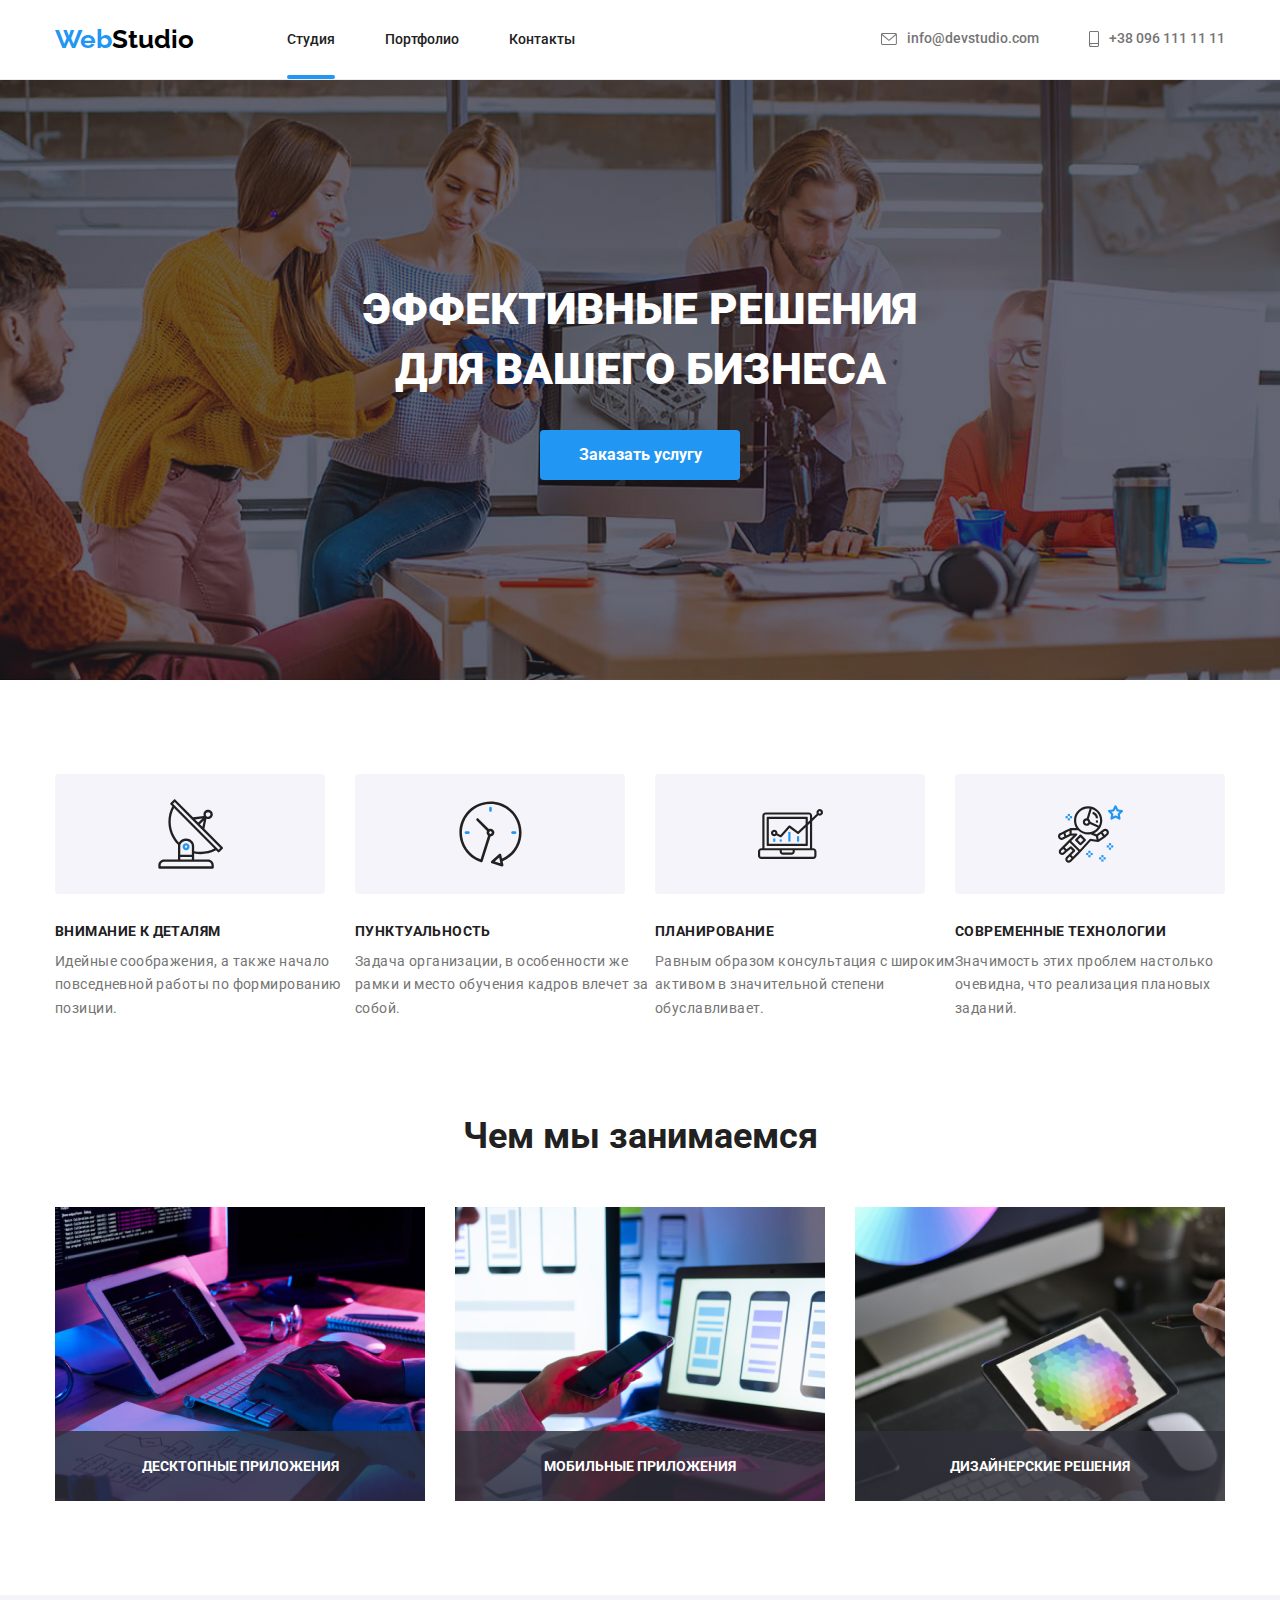
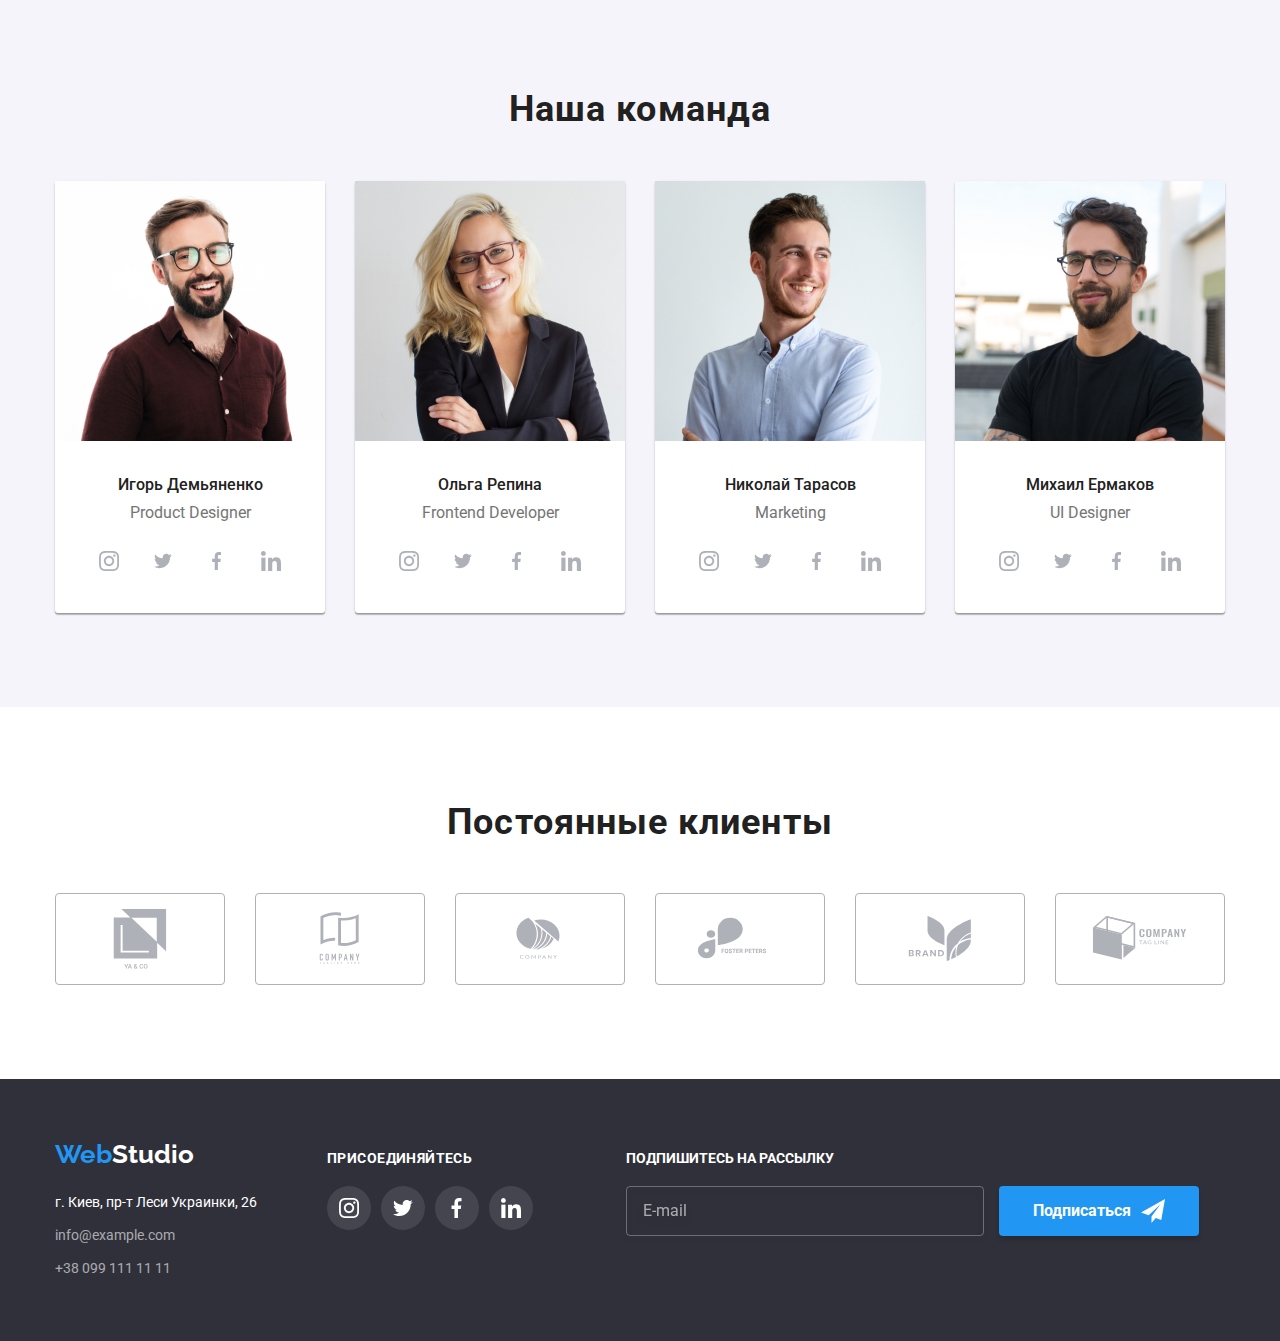
<file: index.html>
<!DOCTYPE html>
<html lang="en">
<head>
<meta charset="UTF-8">
<meta http-equiv="X-UA-Compatible" content="IE=edge">
<meta name="viewport" content="width=device-width, initial-scale=1.0">
<title>Document</title>
<link rel="preconnect" href="https://fonts.googleapis.com">
<link rel="preconnect" href="https://fonts.gstatic.com" crossorigin>
<link href="https://fonts.googleapis.com/css2?family=Raleway:wght@700&family=Roboto:wght@400;500;700;900&display=swap"
    rel="stylesheet">
<link rel="stylesheet" href="./css/modern-normalize.css">
<link rel="stylesheet" href="css/styles.css">
<link rel="stylesheet" href="./css/main.min.css">
</head>
<body>
    <header class="header">
        <div class="container">
        <nav class="header__nav">
        <a href="./index.html" class="header__logo">Web<span class="header__logo-black">Studio</span></a>
        <ul class="header-nav">
            <li class="header-nav__items"><a href="./index.html" class="header-nav__link current">Студия</a></li>
            <li class="header-nav__items"><a href="./portfolio.html" class="header-nav__link">Портфолио</a></li>
            <li class="header-nav__items"><a href="" class="header-nav__link">Контакты</a></li>
        </ul>
        <ul class="site-contacts">
            <li class="site-contacts__items">
                <a href="mailto:info@devstudio.com" class="site-contacts__link ">
                <svg class="site-contacts__icons" width="16px" height="12px">
                <use href="images/icons.svg#icon-envelope"></use>
                </svg>
                info@devstudio.com</a>
            </li>
            <li class="items">
                <a href="tel:+380961111111" class="site-contacts__link"">
                <svg class="site-contacts__icons" width="10px" height="16px">
                <use href="images/icons.svg#icon-smartphone"></use>
                </svg>
                +38 096 111 11 11</a>
            </li>
        </ul>
        </div>
    </header>
    <main>
    <section class="hero">
        <div class="container">
        <h1>Эффективные решения <br> для вашего бизнеса</h1>
        <button type="button" class="hero__buttons" data-modal-open>Заказать услугу</button>
    </div>
    </section> 
    <section class="section-advantage">
        <div class="container">
            <ul class="advantage">
                <li class="list">
                    <div class="advantage__logo-item">
                        <svg width="65px" height="70px">
                            <use href="./images/icons.svg#icon-group">
                            </use>
                        </svg>
                    </div>
                    <h3 class="advantage__meaning">Внимание к деталям</h3>
                    <p class="advantage__example">Идейные соображения, а также начало повседневной работы по формированию
                        позиции.</p>
                </li>
                <li class="list">
                    <div class="advantage__logo-item">
                        <svg width="65px" height="70px">
                            <use href="./images/icons.svg#icon-clock">
                            </use>
                        </svg>
                    </div>
                    <h3 class="advantage__meaning">Пунктуальность</h3>
                    <p class="advantage__example">Задача организации, в особенности же рамки и место обучения кадров влечет
                        за собой.</p>
                </li>
                <li class="list">
                    <div class="advantage__logo-item">
                        <svg width="65px" height="70px">
                            <use href="./images/icons.svg#icon-diagram">
                            </use>
                        </svg>
                    </div>
                    <h3 class="advantage__meaning">Планирование</h3>
                    <p class="advantage__example">Равным образом консультация с широким активом в значительной степени
                        обуславливает.</p>
                </li>
                <li class="list">
                    <div class="advantage__logo-item">
                        <svg width="65px" height="70px">
                            <use href="./images/icons.svg#icon-astronaut">
                            </use>
                        </svg>
                    </div>
                    <h3 class="advantage__meaning">Современные технологии</h3>
                    <p class="advantage__example">Значимость этих проблем настолько очевидна, что реализация плановых
                        заданий.</p>
                </li>
            </ul>
        </div>
    
    </section>
    <section class="section-line">
        <div class="container">
    <h2>Чем мы занимаемся</h2>
    <ul class="section-line__line">
    <li class="section-line__list">
        <img src="./images/computer.jpg" alt="работа на ПК" width="370">
    <p class="section-line__text">ДЕСКТОПНЫЕ ПРИЛОЖЕНИЯ</p>
    </li>
    <li class="section-line__list">
        <img src="./images/phone.jpg" alt="приложение для смартфона" width="370">
    <p class="section-line__text">МОБИЛЬНЫЕ ПРИЛОЖЕНИЯ</p>
    </li>
    <li class="section-line__list">
        <img src="./images/ipad.jpg" alt="выбор цвета на планшете" width="370">
    <p class="section-line__text">ДИЗАЙНЕРСКИЕ РЕШЕНИЯ</p>
    </li>
    </ul>
    </div>
    </section>
    <section class="section-employee">
        <div class="container">
        <h2>Наша команда</h2>
        <ul class="section-employee__line">
            <li class="section-employee__list">
                <img src="./images/igor.jpg" alt="фото Игоря" width="270">
                <div class="employee">
                <h3 class="section-employee__name">Игорь Демьяненко</h3>
                <p class="section-employee__department">Product Designer</p>
                <ul class="section-employe__logo-list">
                    <li class="section-employee__logo-item">
                        <a href="" class="section-employee__logo-link">
                            <svg class="section-employee__logo-icon" width="20px" height="20px">
                                <use href="images/icons.svg#icon-instagram"></use>
                            </svg>
                        </a>
                    </li>
                    <li class="section-employee__logo-item">
                        <a href="" class="section-employee__logo-link">
                            <svg class="section-employee__logo-icon" width="20px" height="16px">
                                <use href="images/icons.svg#icon-twitter"></use>
                            </svg>
                        </a>
                    </li>
                    <li class="section-employee__logo-item">
                        <a href="" class="section-employee__logo-link">
                            <svg class="section-employee__logo-icon" width="10px" height="20px">
                                <use href="images/icons.svg#icon-facebook"></use>
                            </svg>
                        </a>
                    </li>
                    <li class="section-employee__logo-item">
                        <a href="" class="section-employee__logo-link">
                            <svg class="section-employee__logo-icon" width="20px" height="20px">
                                <use href="images/icons.svg#icon-linkedin"></use>
                            </svg>
                        </a>
                    </li>
                </ul>
                </div>
            </li>
            <li class="section-employee__list"> 
                <img src="./images/olga.jpg" alt="фото Ольги" width="270">
                <div class="employee">
                <h3 class="section-employee__name">Ольга Репина</h3>
                <p class="section-employee__department">Frontend Developer</p>
                <ul class="section-employe__logo-list">
                    <li class="section-employee__logo-item">
                        <a href="" class="section-employee__logo-link">
                            <svg class="section-employee__logo-icon" width="20px" height="20px">
                                <use href="images/icons.svg#icon-instagram"></use>
                            </svg>
                        </a>
                    </li>
                    <li class="section-employee__logo-item">
                        <a href="" class="section-employee__logo-link">
                            <svg class="section-employee__logo-icon" width="20px" height="16px">
                                <use href="images/icons.svg#icon-twitter"></use>
                            </svg>
                        </a>
                    </li>
                    <li class="section-employee__logo-item">
                        <a href="" class="section-employee__logo-link">
                            <svg class="section-employee__logo-icon" width="10px" height="20px">
                                <use href="images/icons.svg#icon-facebook"></use>
                            </svg>
                        </a>
                    </li>
                    <li class="section-employee__logo-item">
                        <a href="" class="section-employee__logo-link">
                            <svg class="section-employee__logo-icon" width="20px" height="20px">
                                <use href="images/icons.svg#icon-linkedin"></use>
                            </svg>
                        </a>
                    </li>
                </ul>
            </div>
            </li>
            <li class="section-employee__list">
                <img src="./images/nikolay.jpg" alt="фото Николая" width="270">
                <div class="employee">
                <h3 class="section-employee__name">Николай Тарасов</h3>
                <p class="section-employee__department">Marketing</p>
                <ul class="section-employe__logo-list">
                    <li class="section-employee__logo-item">
                        <a href="" class="section-employee__logo-link">
                            <svg class="section-employee__logo-icon" width="20px" height="20px">
                                <use href="images/icons.svg#icon-instagram"></use>
                            </svg>
                        </a>
                    </li>
                    <li class="section-employee__logo-item">
                        <a href="" class="section-employee__logo-link">
                            <svg class="section-employee__logo-icon" width="20px" height="16px">
                                <use href="images/icons.svg#icon-twitter"></use>
                            </svg>
                        </a>
                    </li>
                    <li class="section-employee__logo-item">
                        <a href="" class="section-employee__logo-link">
                            <svg class="section-employee__logo-icon" width="10px" height="20px">
                                <use href="images/icons.svg#icon-facebook"></use>
                            </svg>
                        </a>
                    </li>
                    <li class="section-employee__logo-item">
                        <a href="" class="section-employee__logo-link">
                            <svg class="section-employee__logo-icon" width="20px" height="20px">
                                <use href="images/icons.svg#icon-linkedin"></use>
                            </svg>
                        </a>
                    </li>
                </ul>
            </div>
            </li>
            <li class="section-employee__list">
                <img src="./images/mihail.jpg" alt="фото Михаила" width="270">
                <div class="employee">
                <h3 class="section-employee__name">Михаил Ермаков</h3>
                <p class="section-employee__department">UI Designer</p>
                <ul class="section-employe__logo-list">
                    <li class="section-employee__logo-item">
                        <a href="" class="section-employee__logo-link">
                            <svg class="section-employee__logo-icon" width="20px" height="20px">
                                <use href="images/icons.svg#icon-instagram"></use>
                            </svg>
                        </a>
                    </li>
                    <li class="section-employee__logo-item">
                        <a href="" class="section-employee__logo-link">
                            <svg class="section-employee__logo-icon" width="20px" height="16px">
                                <use href="images/icons.svg#icon-twitter"></use>
                            </svg>
                        </a>
                    </li>
                    <li class="section-employee__logo-item">
                        <a href="" class="section-employee__logo-link">
                            <svg class="section-employee__logo-icon" width="10px" height="20px">
                                <use href="images/icons.svg#icon-facebook"></use>
                            </svg>
                        </a>
                    </li>
                    <li class="section-employee__logo-item">
                        <a href="" class="section-employee__logo-link">
                            <svg class="section-employee__logo-icon" width="20px" height="20px">
                                <use href="images/icons.svg#icon-linkedin"></use>
                            </svg>
                        </a>
                    </li>
                </ul>
            </div>
            </li>
        </ul>
        </div>
    </section>
    <section class="company"> 
        <div class="container">
            <h2 class="company__name">
                Постоянные клиенты
            </h2>
            <ul class="company__logo-list">
                <li class="company__logo-item">
                    <a href="" class="company__logo-link">
                        <svg class="company__logo-icon" width="106px" height="60px">
                            <use href="images/icons.svg#icon-union"></use>
                        </svg>
                    </a>
                </li>
                <li class="company__logo-item">
                    <a href="" class="company__logo-link">
                        <svg class="company__logo-icon" width="106px" height="60px">
                            <use href="images/icons.svg#icon-company"></use>
                        </svg>
                    </a>
                </li>
                <li class="company__logo-item">
                    <a href="" class="company__logo-link">
                        <svg class="company__logo-icon" width="106px" height="60px">
                            <use href="images/icons.svg#icon-orange"></use>
                        </svg>
                    </a>
                </li>
                <li class="company__logo-item">
                    <a href="" class="company__logo-link">
                        <svg class="company__logo-icon" width="106px" height="60px">
                            <use href="images/icons.svg#icon-foster"></use>
                        </svg>
                    </a>
                </li>
                <li class="company__logo-item">
                    <a href="" class="company__logo-link">
                        <svg class="company__logo-icon" width="106px" height="60px">
                            <use href="images/icons.svg#icon-brand"></use>
                        </svg>
                    </a> 
                </li>
                <li class="company__logo-item">
                    <a href="" class="company__logo-link">
                        <svg class="company__logo-icon" width="106px" height="60px">
                            <use href="images/icons.svg#icon-tag"></use>
                        </svg>
                    </a>
                </li>
            </ul>
        </div>     
    </section>
    </main>
    <footer class="footer-section">
        <div class="container">
            <ul class="footer-section__nav">
                <li>
                    <a href="./index.html" class="footer-section__logo">Web<span class="footer-section__logo-white">Studio</span></a>
                    <p>г. Киев, пр-т Леси Украинки, 26</p>
                    <ul>
                        <li class="footer-section__link"><a href="mailto:info@example.com" class="footer-section__text">info@example.com</a></li>
                        <li class="footer-section__link"><a href="tel:+380991111111" class="footer-section__text">+38 099 111 11 11</a></li>
                    </ul>
                </li>
                <li class="conecting-list">
                    <h3>ПРИСОЕДИНЯЙТЕСЬ</h3>
                    <ul class="footer-logo">
                        <li class="footer-logo__item">
                            <a href="" class="footer-logo__link">
                                <svg class="footer-logo__icon" width="20px" height="20px">
                                    <use href="images/icons.svg#icon-instagram"></use>
                                </svg>
                            </a>
                        </li>
                        <li class="footer-logo__item">
                            <a href="" class="footer-logo__link">
                                <svg class="footer-logo__icon" width="20px" height="20px">
                                    <use href="images/icons.svg#icon-twitter"></use>
                                </svg>
                            </a>
                        </li>
                        <li class="footer-logo__item">
                            <a href="" class="footer-logo__link">
                                <svg class="footer-logo__icon" width="20px" height="20px">
                                    <use href="images/icons.svg#icon-facebook"></use>
                                </svg>
                            </a>
                        </li>
                        <li class="footer-logo__item">
                            <a href="" class="footer-logo__link">
                                <svg class="footer-logo__icon" width="20px" height="20px">
                                    <use href="images/icons.svg#icon-linkedin"></use>
                                </svg>
                            </a>
                        </li>
                    </ul>
                </li>
                <li class="online-form">
                    <h3 class="online-form__text">ПОДПИШИТЕСЬ НА РАССЫЛКУ</h3>
                    <form action="#">
                        <input type="mail" name="online-mail" class="online-form__input" placeholder="E-mail">
                        <button type="submit" class="online-form__btn">Подписаться <svg class="online-form__logo" width="24px"
                                height="24px">
                                <use href="images/icons.svg#icon-icon-send"></use>
                            </svg></button>
                    </form>
                </li>
            </ul>
        </div>
    </footer>
<div class="backdrop is-hidden" data-modal>
    <div class="modal">
        <button type="modal-button" class="modal-close" data-modal-close>
            <svg class="modal-button-close" width="11px" height="11px">
                <use href="images/icons.svg#icon-close"></use>
            </svg> 
        </button>
        <p class="modal-title">Оставьте свои данные, мы вам перезвоним</p>
        <form action="#" class="modal-form">
            <div class="modal-for-field">
                <label for="user-name" class="modal-form-text">Имя</label>
                <div class="modal-input-wrap">
                    <input type="text" name="user-name" class="modal-input" required id="user-name" />
                    <svg class="input-icon" width="12" height="12">
                        <use href="./images/icons.svg#icon-person">
                        </use>
                    </svg>
                </div>
            </div>
            <div class="modal-for-field">
            <label for="user-tel" class="modal-form-text">Телефон</label>
            <div class="modal-input-wrap">
            <input 
                type="tel" 
                name="user-tel" 
                class="modal-input" 
                required
                id="user-tel"/>
                <svg class="input-icon" width="13" height="13">
                    <use href="./images/icons.svg#icon-phone">
                    </use>
                </svg>
                </div>
            </div>
            <div class="modal-for-field">   
            <label for="user-mail" class="modal-form-text">Почта</label>
                <div class="modal-input-wrap">
            <input 
                type="email" 
                name="user-mail" 
                class="modal-input" 
                id="user-mail"
                />
                <svg class="input-icon" width="15" height="12">
                    <use href="./images/icons.svg#icon-mail">
                    </use>
                </svg>
                </div>
            </div>
                <label for="user-text" class="modal-form-text">Комментарий</label>
                <textarea 
                name="user-text" 
                id="user-text"
                class="modal-text"
                placeholder="Введите текст"
                ></textarea>
            <fieldset class="sub-box">
                <input type="checkbox"name="policy" id="modal-check" class="modal-check visually-hidden"> 
                <label for="modal-check" class="modal-check-text">
                    <span>
                        <svg class="icon-check" width="14" height="11">
                            <use href="images/icons.svg#icon-vector"></use>
                        </svg>
                    </span>Соглашаюсь с рассылкой и принимаю <a href="" class="checkbox-link">Условия договора</a></label>
            </fieldset>
            <button type="submit" class="modal-submit-button">Отправить</button>
            
        </form>
    </div>
</div>   
<script src="./js/modal.js"></script>
</body>
</html>
</file>
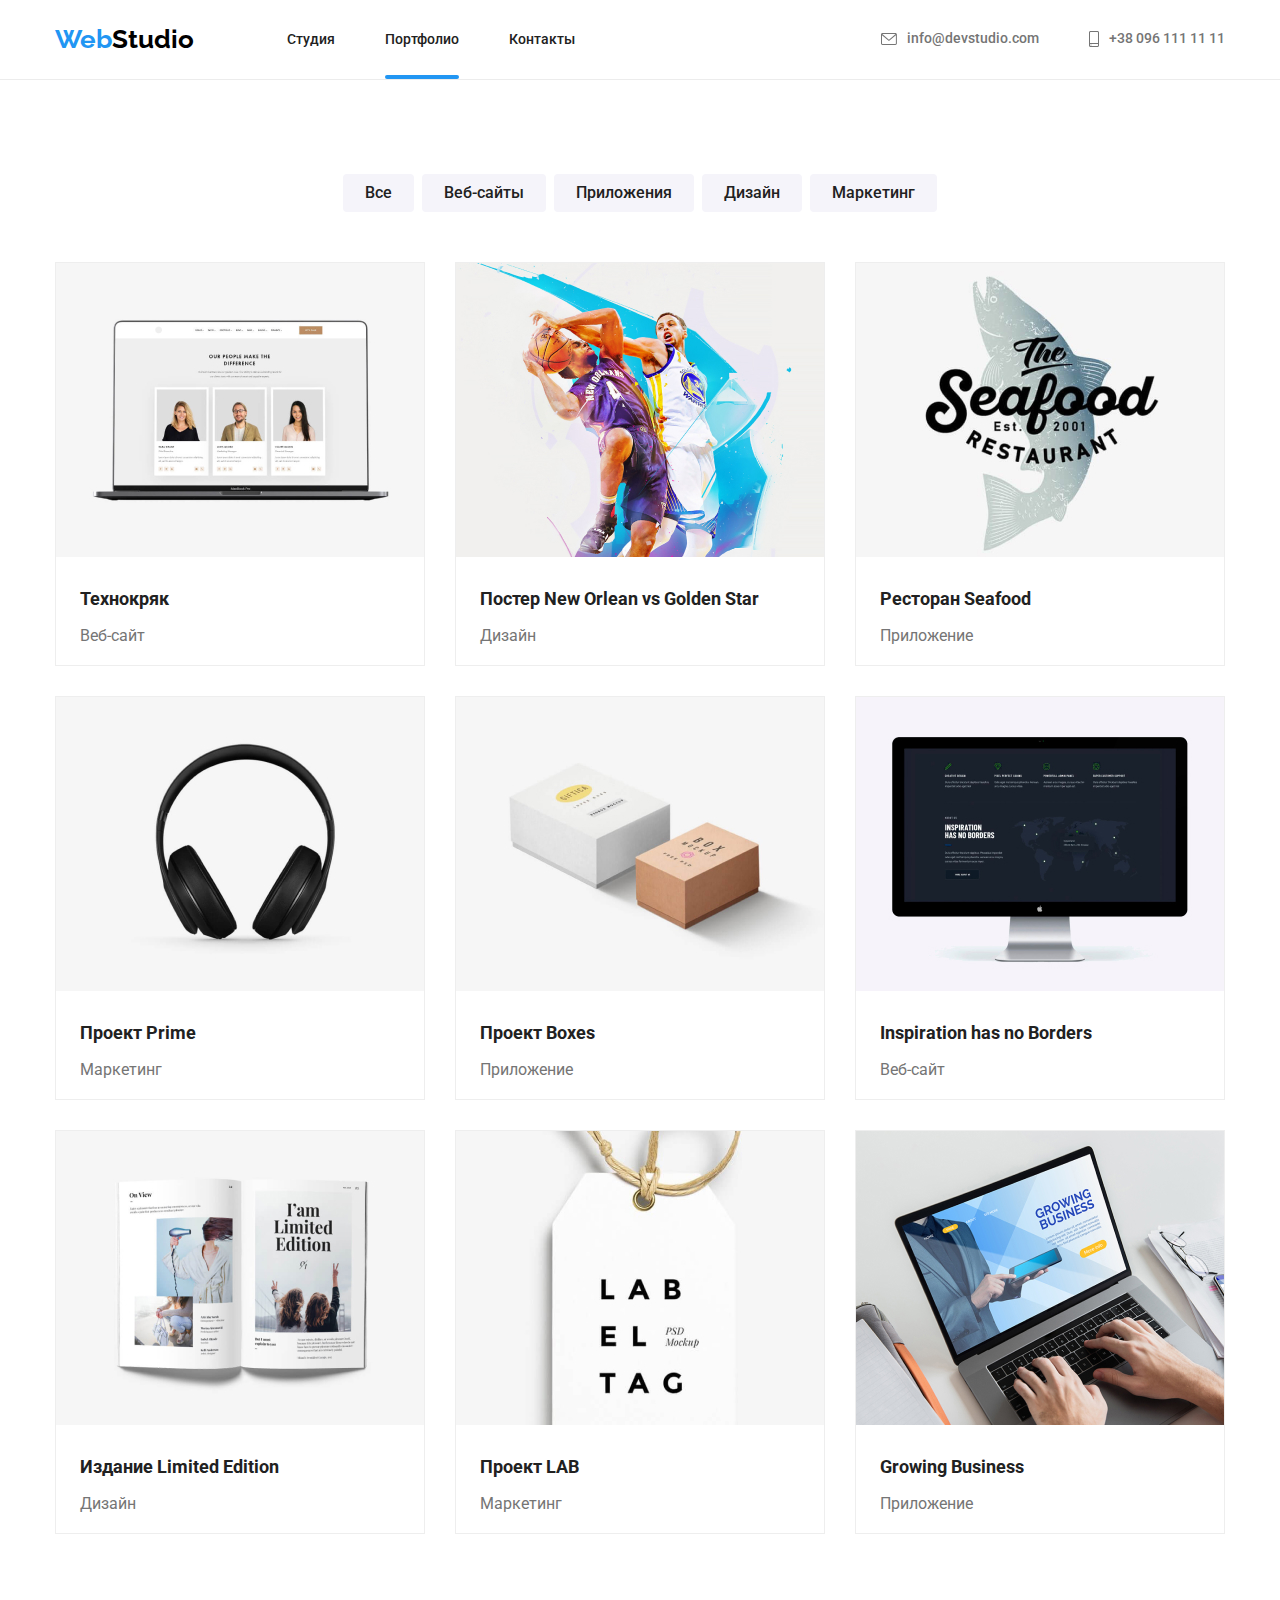
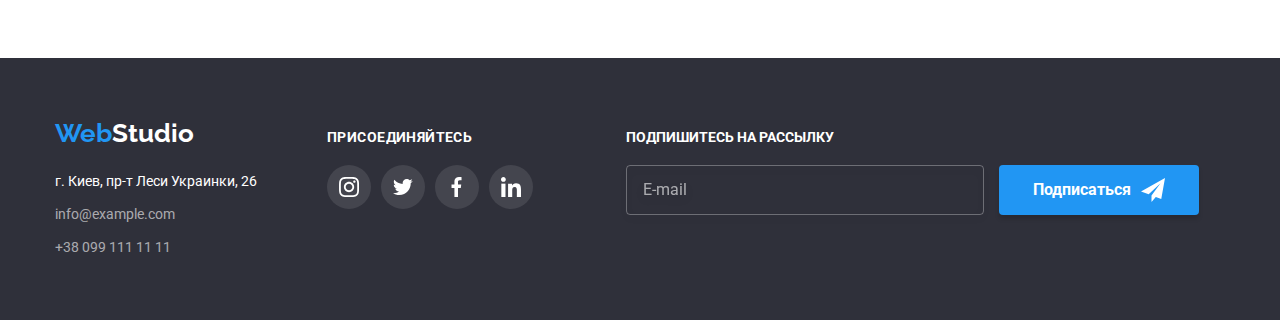
<file: portfolio.html>
<!DOCTYPE html>
<html lang="en">
<head>
<meta charset="UTF-8">
<meta http-equiv="X-UA-Compatible" content="IE=edge">
<meta name="viewport" content="width=device-width, initial-scale=1.0">
<title>Document</title>
<link rel="preconnect" href="https://fonts.googleapis.com">
<link rel="preconnect" href="https://fonts.gstatic.com" crossorigin>
<link href="https://fonts.googleapis.com/css2?family=Raleway:wght@700&family=Roboto:wght@400;500;700;900&display=swap"
    rel="stylesheet">
<link rel="stylesheet" href="./css/modern-normalize.css">
<link rel="stylesheet" href="css/styles.css">
<link rel="stylesheet" href="./css/main.min.css">
</head>
<body>
    <header class="header">
        <div class="container">
            <nav class="header__nav">
                <a href="./index.html" class="header__logo">Web<span class="header__logo-black">Studio</span></a>
                <ul class="header-nav">
                    <li class="header-nav__items"><a href="./index.html" class="header-nav__link">Студия</a></li>
                    <li class="header-nav__items"><a href="./portfolio.html" class="header-nav__link current">Портфолио</a></li>
                    <li class="header-nav__items"><a href="" class="header-nav__link">Контакты</a></li>
                </ul>
                <ul class="site-contacts">
                    <li class="site-contacts__items">
                        <a href="mailto:info@devstudio.com" class="site-contacts__link ">
                            <svg class="site-contacts__icons" width="16px" height="12px">
                                <use href="images/icons.svg#icon-envelope"></use>
                            </svg>
                            info@devstudio.com</a>
                    </li>
                    <li class="items">
                        <a href="tel:+380961111111" class="site-contacts__link"">
                    <svg class=" site-contacts__icons" width="10px" height="16px">
                            <use href="images/icons.svg#icon-smartphone"></use>
                            </svg>
                            +38 096 111 11 11
                        </a>
                    </li>
                </ul>
        </div>
    </header>
    <main>
    <section class="section-portfolio"> 
        <div class="container">   
        <h1 class="dell">Портфолио</h1>
        <ul class="buttons-line">
            <li class="buttons-line__list"><button type="button" class="buttons-line__buttons">Все</button></li>
            <li class="buttons-line__list"><button type="button" class="buttons-line__buttons">Веб-сайты</button></li>
            <li class="buttons-line__list"><button type="button" class="buttons-line__buttons">Приложения</button></li>
            <li class="buttons-line__list"><button type="button" class="buttons-line__buttons">Дизайн</button></li>
            <li class="buttons-line__list"><button type="button" class="buttons-line__buttons">Маркетинг</button></li>
        </ul>
        <ul class="content-line">
            <li class="content-line__list">
                <div class="content-line__text-wrap"><img src="images/tehnokryak.jpg" alt="ноутбук-с-портфолио" width="370">
                    <p class="content-line__text">Технокряк это современная площадка распространения коронавируса. Компании используют эту платформу для цифрового
                    шпионажа и атак на защищённые сервера конкурентов.
                </p>
                </div>
                <div class="portfolio-list">
                    <h3>Технокряк</h3>
                <p>Веб-сайт</p>
                </div>
            </li>
            <li class="content-line__list">
                <div class="content-line__text-wrap"> 
                <img src="images/poster.jpg" alt="баскетболисты" width="370">
                <p class="content-line__text">Технокряк это современная площадка распространения коронавируса. Компании используют эту платформу для цифрового
                шпионажа и атак на защищённые сервера конкурентов.
                </p>
                </div>
                <div class="portfolio-list">
                <h3>Постер New Orlean vs Golden Star</h3>
                <p>Дизайн</p>
                </div>
            </li>
            <li class="content-line__list">
                <div class="content-line__text-wrap">
                <img src="images/seafood.jpg" alt="название-ресторана" width="370">
                <p class="content-line__text">Технокряк это современная площадка распространения коронавируса. Компании используют эту платформу для цифрового
                шпионажа и атак на защищённые сервера конкурентов.
                </p>
                </div>
                <div class="portfolio-list">
                <h3>Ресторан Seafood</h3>
                <p>Приложение</p>
                </div>
            </li>
            <li class="content-line__list">
                    <div class="content-line__text-wrap">
                <img src="images/prime.jpg" alt="наушники" width="370">
                <p class="content-line__text">Технокряк это современная площадка распространения коронавируса. Компании используют эту платформу для цифрового
                шпионажа и атак на защищённые сервера конкурентов.
                </p>
                </div>
                <div class="portfolio-list">
                <h3>Проект Prime</h3>
                <p>Маркетинг</p>
                </div>
            </li>
            <li class="content-line__list">
                <div class="content-line__text-wrap">
                <img src="images/boxes.jpg" alt="коробки" width="370">
                <p class="content-line__text">Технокряк это современная площадка распространения коронавируса. Компании используют эту платформу для цифрового
                шпионажа и атак на защищённые сервера конкурентов.
                </p>
                </div>
                <div class="portfolio-list">
                <h3>Проект Boxes</h3>
                <p>Приложение</p>
                </div>
            </li>
            <li class="content-line__list">
                <div class="content-line__text-wrap">  
                <img src="images/inspirations.jpg" alt="аймак" width="370" height="294">
                <p class="content-line__text">Технокряк это современная площадка распространения коронавируса. Компании используют эту платформу для цифрового
                шпионажа и атак на защищённые сервера конкурентов.
                </p>
                </div>
                <div class="portfolio-list">
                <h3>Inspiration has no Borders</h3>
                <p>Веб-сайт</p>
                </div>
            </li>
            <li class="content-line__list">
                <div class="content-line__text-wrap">
                 <img src="images/limitededition.jpg" alt="книга" width="370">
                 <p class="content-line__text">Технокряк это современная площадка распространения коронавируса. Компании используют эту платформу для цифрового
                шпионажа и атак на защищённые сервера конкурентов.
                </p>
                </div>
                <div class="portfolio-list">
                <h3>Издание Limited Edition</h3>
                <p>Дизайн</p>
                </div>
            </li>
            <li class="content-line__list">
                <div class="content-line__text-wrap">
                <img src="images/lab.jpg" alt="бирка" width="370">
                <p class="content-line__text">Технокряк это современная площадка распространения коронавируса. Компании используют эту платформу для цифрового
                шпионажа и атак на защищённые сервера конкурентов.
                </p>
                </div>
                <div class="portfolio-list">
                <h3>Проект LAB</h3>
                <p>Маркетинг</p>
                </div>
            </li>
            <li class="content-line__list">
                <div class="content-line__text-wrap">
                <img src="images/growingbusines.jpg" alt="приложение-для-бизнеса" width="370">
                <p class="content-line__text">Технокряк это современная площадка распространения коронавируса. Компании используют эту платформу для цифрового
                шпионажа и атак на защищённые сервера конкурентов.
                </p>
            </div>
                   <div class="portfolio-list">
                <h3>Growing Business</h3>
                <p>Приложение</p>
                </div>
               
            </li>
        </ul>
        </div>
    </section>
    </main>
        <footer class="footer-section">
            <div class="container">
                <ul class="footer-section__nav">
                    <li>
                        <a href="./index.html" class="footer-section__logo">Web<span class="footer-section__logo-white">Studio</span></a>
                        <p>г. Киев, пр-т Леси Украинки, 26</p>
                        <ul>
                            <li class="footer-section__link"><a href="mailto:info@example.com"
                                    class="footer-section__text">info@example.com</a></li>
                            <li class="footer-section__link"><a href="tel:+380991111111" class="footer-section__text">+38 099
                                    111 11 11</a></li>
                        </ul>
                    </li>
                    <li class="conecting-list">
                        <h3>ПРИСОЕДИНЯЙТЕСЬ</h3>
                        <ul class="footer-logo">
                            <li class="footer-logo__item">
                                <a href="" class="footer-logo__link">
                                    <svg class="footer-logo__icon" width="20px" height="20px">
                                        <use href="images/icons.svg#icon-instagram"></use>
                                    </svg>
                                </a>
                            </li>
                            <li class="footer-logo__item">
                                <a href="" class="footer-logo__link">
                                    <svg class="footer-logo__icon" width="20px" height="20px">
                                        <use href="images/icons.svg#icon-twitter"></use>
                                    </svg>
                                </a>
                            </li>
                            <li class="footer-logo__item">
                                <a href="" class="footer-logo__link">
                                    <svg class="footer-logo__icon" width="20px" height="20px">
                                        <use href="images/icons.svg#icon-facebook"></use>
                                    </svg>
                                </a>
                            </li>
                            <li class="footer-logo__item">
                                <a href="" class="footer-logo__link">
                                    <svg class="footer-logo__icon" width="20px" height="20px">
                                        <use href="images/icons.svg#icon-linkedin"></use>
                                    </svg>
                                </a>
                            </li>
                        </ul>
                    </li>
                    <li class="online-form">
                        <h3 class="online-form__text">ПОДПИШИТЕСЬ НА РАССЫЛКУ</h3>
                        <form action="#">
                            <input type="mail" name="online-mail" class="online-form__input" placeholder="E-mail">
                            <button type="submit" class="online-form__btn">Подписаться <svg class="online-form__logo"
                                    width="24px" height="24px">
                                    <use href="images/icons.svg#icon-icon-send"></use>
                                </svg></button>
                        </form>
                    </li>
                </ul>
            </div>
        </footer>
</body>
</html>
</file>
<file: css/styles.css>
/* основной цвет текста #757575 */
/* вторичный цвет текста #212121 */
/* текст с прозрачностью rgba(255, 255, 255, 0.6)*/
/* белый #FFFFFF */
/* акцент #2196F3 */

/* logo */

/*footer-section */

/* hero */
/* .hero {
  background-color: #2f303a;
  background-image: linear-gradient(
      rgba(47, 48, 58, 0.4),
      rgba(47, 48, 58, 0.4)
    ),
    url(../images/hero.jpg);
  background-repeat: no-repeat;
  background-position: center;
  text-align: center;
  padding-top: 200px;
  padding-bottom: 200px;
  max-width: 1600px;
  margin: 0 auto;
}

.hero h1 {
  font-weight: 900;
  font-size: 44px;
  line-height: 1.36;
  color: var(--white-collor);
  text-transform: uppercase;
  margin-bottom: 30px;
}
.hero .buttons {
  font-family: roboto, sans-serif;
  font-weight: bold;
  font-size: 16px;
  line-height: 1.87;
  width: 200px;
  height: 50px;
  border-radius: 4px;
  border: none;
  color: var(--white-collor);
  background: #2196f3;
} */
/* section-line */


/* section-line */
}

/* portfolio buttons  */
/* .section-portfolio {
  padding-top: 94px;
  padding-bottom: 94px;
} */






.dell {
  display: none;
  font-size: 0;
}
</file>
<file: css/main.min.css>
.is-hidden{visibility:hidden;opacity:0;pointer-events:none}.visually-hidden{visibility:hidden}.dell{display:none;font-size:0}:root{--primary-text-collor: #757575;--title-text-collor: #212121;--accent-collor: #2196f3;--white-collor: #ffffff}.container{width:1200px;padding-right:15px;padding-left:15px;margin:0 auto}body{background-color:var(--white-collor);color:var(--primary-text-collor);font-family:roboto, sans-serif}.content-line{display:flex;flex-wrap:wrap}h1,h2,h3,h4,h5,h6,p{margin:0}ul{margin:0;padding:0}li{list-style-type:none}a{text-decoration:none}.header{padding-top:24px;padding-bottom:24px;border-bottom:1px solid #ececec}.header__nav{display:flex;align-items:center}.header__logo{font-family:raleway;font-weight:bold;font-size:26px;line-height:1.19;color:#2196f3}.header__logo .header__logo-black{color:#000000}.header-nav{margin-left:93px;display:flex;align-items:center}.header-nav a{color:var(--title-text-collor);font-weight:500;font-size:14px;line-height:1.14}.header-nav .header-nav__link{color:var(--title-text-collor);position:relative;transition:color 250ms linear}.header-nav .header-nav__link:hover,.header-nav .header-nav__link:focus{color:#2196f3}.header-nav .header-nav__items{margin-right:50px}.header-nav .header-nav__items:last-child{margin-right:0}.current::after{content:'';width:100%;height:4px;background-color:#2196f3;border-radius:4px;position:absolute;bottom:-32px;left:0}.site-contacts{display:flex;margin-left:auto}.site-contacts .site-contacts__items{margin-right:50px}.site-contacts .site-contacts__items:last-child{margin-right:0}.site-contacts__link{color:var(--primary-text-collor);font-weight:500;font-size:14px;line-height:1.14;display:flex;justify-content:center;align-items:center;transition:color 250ms linear}.site-contacts__link:focus,.site-contacts__link:hover{color:#2196f3}.site-contacts__link:focus .site-contacts__icons,.site-contacts__link:hover .site-contacts__icons{fill:#2196f3}.site-contacts__icons{margin-right:10px;fill:var(--primary-text-collor)}.footer-section{font-size:14px;line-height:1.71;color:var(--white-collor);background-color:#2f303a;padding-top:60px;padding-bottom:60px}.footer-section p{margin-top:20px}.footer-section .footer-section__link{margin-top:9px;transition:color 250ms linear, background-color 250ms linear}.footer-section .footer-section__text{color:rgba(255,255,255,0.6)}.footer-section .footer-section__text:hover,.footer-section .footer-section__text:focus{color:#2196f3}.footer-section__logo{font-family:raleway;font-weight:bold;font-size:26px;line-height:1.19;color:#2196f3}.footer-section__logo .footer-section__logo-white{color:#ffffff}.footer-logo{display:flex;justify-content:center}.footer-logo__item{display:flex;align-items:center;justify-content:center;width:44px;height:44px}.footer-logo__item:not(:last-child){margin-right:10px}.footer-logo__link{width:100%;height:100%;border-radius:50%;display:flex;align-items:center;justify-content:center;background-color:rgba(255,255,255,0.1);transition:background-color 250ms linear, fill 250ms linear}.footer-logo__link:hover,.footer-logo__link:focus{background-color:#2196f3}.footer-logo__link:hover .footer-logo__icon,.footer-logo__link:focus .footer-logo__icon{fill:#fff;background-color:#2196f3}.footer-logo__icon{fill:#fff;transition:background-color 2500ms linear}.footer-section__nav{display:flex;align-items:baseline}.conecting-list{margin-left:70px}.conecting-list h3{font-family:Roboto;font-size:14px;font-style:normal;font-weight:700;line-height:16px;letter-spacing:0.03em;text-align:left;margin-bottom:20px}.online-form__input{width:358px;height:50px;padding-left:16px;background-color:transparent;border:1px solid rgba(255,255,255,0.3);box-sizing:border-box;filter:drop-shadow(0px 4px 4px rgba(0,0,0,0.15));border-radius:4px;color:rgba(255,255,255,0.6)}.online-form__input::placeholder{color:rgba(255,255,255,0.6);font-size:16px;line-height:20px}.online-form__text{margin-bottom:20px;font-size:14px;line-height:16px}.online-form{margin-left:93px}.online-form__btn{background:#2196f3;box-shadow:0px 4px 4px rgba(0,0,0,0.15);border-radius:4px;width:200px;height:50px;margin-left:12px;border:none;font-size:16px;line-height:30px;color:#fff;font-weight:bold;display:inline-flex;justify-content:center;align-items:center}.online-form__logo{margin-left:10px}.hero{background-color:#2f303a;background-image:linear-gradient(rgba(47,48,58,0.4), rgba(47,48,58,0.4)),url(../images/hero.jpg);background-repeat:no-repeat;background-position:center;text-align:center;padding-top:200px;padding-bottom:200px;max-width:1600px;margin:0 auto}h1{font-weight:900;font-size:44px;line-height:1.36;color:var(--white-collor);text-transform:uppercase;margin-bottom:30px}.hero__buttons{font-family:roboto, sans-serif;font-weight:bold;font-size:16px;line-height:1.87;width:200px;height:50px;border-radius:4px;border:none;color:var(--white-collor);background:#2196f3}.section-advantage{padding-top:94px;padding-bottom:94px}.advantage{display:flex}.advantage .advantage__list{width:270px}.advantage .advantage__list:not(:last-child){margin-right:30px}.advantage .advantage__meaning{font-weight:bold;font-size:14px;line-height:1.14;letter-spacing:0.03em;text-transform:uppercase;color:var(--title-text-collor);margin-bottom:10px}.advantage .advantage__example{font-size:14px;line-height:1.71;letter-spacing:0.03em}.advantage__logo-lits{display:flex}.advantage__logo-item{display:flex;align-items:center;justify-content:center;width:270px;height:120px;background-color:#f5f4fa;margin-bottom:30px;border-radius:4px}.advantage__logo-item:not(:last-child){margin-right:30px}.section-line__line{display:flex}.section-line__line .list:not(:last-child){margin-right:30px}.section-line{padding-bottom:94px}.section-line .section-line__line{justify-content:center}.section-line h2{text-align:center;color:#212121;margin-bottom:50px;font-size:36px;line-height:42px}.section-line .section-line__list{position:relative;display:flex}.section-line .section-line__list:not(:last-child){margin-right:30px}.section-line__text{width:370px;height:70px;padding-top:27px;color:#ffffff;left:0;bottom:0;position:absolute;font-family:Roboto;font-size:14px;font-style:normal;font-weight:700;line-height:1.17;text-align:center;background-color:rgba(47,48,58,0.8)}.section-employee{background-color:#f5f4fa;padding-top:94px;padding-bottom:94px}.section-employee h2{font-size:36px;line-height:1.16;text-align:center;letter-spacing:0.03em;color:var(--title-text-collor);margin-bottom:50px}.section-employee .section-employee__line{display:flex;box-sizing:border-box}.section-employee .section-employee__name{font-weight:500;font-size:16px;line-height:1.18;margin-bottom:10px;color:var(--title-text-collor)}.section-employee .section-employee__department{font-size:16px;line-height:1.18;margin-bottom:16px}.section-employee .section-employee__list{text-align:center;background-color:#ffffff;border-radius:3px;offset:0px, 1px;margin-right:30px;box-shadow:0px 2px 1px 0px rgba(0,0,0,0.2),0px 1px 1px 0px rgba(0,0,0,0.14),0px 1px 3px 0px rgba(0,0,0,0.12)}.employee{padding-top:30px;padding-bottom:30px}.section-employe__logo-list{display:flex;justify-content:center}.section-employee__logo-item{display:flex;align-items:center;justify-content:center;width:44px;height:44px}.section-employee__logo-item:not(:last-child){margin-right:10px}.section-employee__logo-link{width:100%;height:100%;border-radius:50%;display:flex;align-items:center;justify-content:center;transition:background-color 250ms linear, fill 250ms linear}.section-employee__logo-link:hover,.section-employee__logo-link:focus{background-color:#2196f3}.section-employee__logo-link:hover .section-employee__logo-icon,.section-employee__logo-link:focus .section-employee__logo-icon{fill:#ffffff}.section-employee__logo-icon{fill:#afb1b8}.company__name{margin-bottom:50px;font-family:Roboto;font-size:36px;font-style:normal;font-weight:700;line-height:42px;letter-spacing:0.03em;text-align:center;color:#212121}.company{padding-top:94px;padding-bottom:94px}.company__logo-list{display:flex}.company__logo-link{display:flex;align-items:center;justify-content:center;width:170px;height:92px;background-color:#ffffff;margin-bottom:30px;border-radius:4px;border:1px;border-color:#afb1b8;border:1px solid #afb1b8;box-sizing:border-box;border-radius:4px;margin-bottom:0}.company__logo-link:hover,.company__logo-link:focus{border-color:#2196f3}.company__logo-link:hover .company__logo-icon,.company__logo-link:focus .company__logo-icon{fill:#2196f3}.company__logo-item{display:flex;align-items:center;justify-content:center}.company__logo-item:not(:last-child){margin-right:30px}.company__logo-icon{fill:#afb1b8;transition:background-color 250ms linear, fill 250ms linear}.buttons-line{display:flex;justify-content:center;margin-bottom:50px}.buttons-line :not(:last-child){margin-right:8px}.section-portfolio{padding-top:94px;padding-bottom:94px}.section-portfolio .buttons-line__buttons{font-family:roboto, sans-serif;background-color:#f5f4fa;border-radius:4px;color:var(--title-text-collor);font-weight:500;font-size:16px;line-height:1.63;padding:6px 22px;border:none;transition:background-color 250ms linear, color 250ms linear}.section-portfolio .buttons-line__buttons:hover,.section-portfolio .buttons-line__buttons:focus{background-color:#2196f3;color:var(--white-collor)}.buttons-line{display:flex;justify-content:center;margin-bottom:50px}.buttons-line :not(:last-child){margin-right:8px}.section-portfolio{padding-top:94px;padding-bottom:94px}.section-portfolio .buttons-line__buttons{font-family:roboto, sans-serif;background-color:#f5f4fa;border-radius:4px;color:var(--title-text-collor);font-weight:500;font-size:16px;line-height:1.63;padding:6px 22px;border:none;transition:background-color 250ms linear, color 250ms linear}.section-portfolio .buttons-line__buttons:hover,.section-portfolio .buttons-line__buttons:focus{background-color:#2196f3;color:var(--white-collor)}.portfolio-list{padding-top:20px;padding-bottom:20px;padding-right:24px;padding-left:24px}.content-line .content-line__list{width:370px;max-height:404px;margin-right:30px;margin-top:0;margin-bottom:30px;border:1px solid #eee;offset:0px, 1px;transition:background-color 250ms linear, color 250ms linear, box-shadow 250ms linear;position:relative}.content-line .content-line__list:focus,.content-line .content-line__list:hover{box-shadow:1px 4px 6px 0px rgba(0,0,0,0.16),0px 4px 4px 0px rgba(0,0,0,0.06),0px 1px 1px 0px rgba(0,0,0,0.12)}.content-line .content-line__list:nth-child(3n+3){margin-right:0}.content-line .content-line__list:nth-child(7n+1){margin-bottom:0}.section-portfolio h3{font-size:18px;line-height:2;color:var(--title-text-collor);margin-bottom:4px}.section-portfolio p{font-size:16px;line-height:1.87}.content-line .content-line__list:hover .content-line__text{transform:translateY(0)}.content-line__text-wrap{position:relative;overflow:hidden}.content-line__text{position:absolute;left:0;top:0;font-size:18px;line-height:1.5;padding:63px 24px;color:#ffffff;background-color:rgba(33,150,243,0.9);height:100%;transform:translateY(100%);transition:transform 250ms}.backdrop{width:100vw;height:100vh;background:rgba(0,0,0,0.2);position:fixed;top:0;left:0;transition:opacity 300ms, visibility 300ms}.backdrop.is-hidden .modal{transform:scale(1.5) rotateY(270deg) translate(100px, 100px);transition:transform 600ms}.modal{width:528px;min-height:581px;background-color:#ffffff;border-radius:4px;position:absolute;top:50%;left:50%;transition:transform 500ms;transform:scale(1) rotate(0) translate(-50%, -50%);padding:40px}.modal-close{position:absolute;top:8px;right:8px;width:30px;height:30px;background-color:transparent;border-radius:50%;border:1px solid rgba(0,0,0,0.1);display:flex;align-items:center;justify-content:center}.sub-box{font-size:14px;line-height:24px;border:none;margin-bottom:30px;padding:0;align-items:center;display:flex}.modal-title{font-size:20px;font-weight:700;line-height:1.17;color:#212121;text-align:center;margin-bottom:12px}.modal-for-field{margin-bottom:10px}.modal-input-wrap{position:relative}.input-icon{position:absolute;top:50%;transform:translateY(-50%);left:15px;transition:fill 250ms cubic-bezier(0.4, 0, 0.2, 1)}.modal-input{width:100%;height:40px;border:1px solid rgba(33,33,33,0.2);border-radius:4px;outline:none;padding-right:10px;padding-left:42px;background-color:transparent;transition:border-color 250ms cubic-bezier(0.4, 0, 0.2, 1)}.modal-input:focus{border-color:#2196f3}.modal-input:focus+.input-icon{fill:#2196f3}.modal-form-text{font-size:12px;line-height:1.17;display:block;color:#757575;margin-bottom:4px}.modal-text{width:100%;border:1px solid rgba(33,33,33,0.2);box-sizing:border-box;border-radius:4px;outline:none;height:120px;padding:10px;resize:none;margin-bottom:20px}.modal-text::placeholder{font-size:12px;line-height:1.17;color:rgba(117,117,117,0.5)}.modal-check-text{font-size:14px;line-height:1.7;color:#757575;letter-spacing:0.03em;display:flex;align-items:center;padding:0}.modal-check-text span{width:16px;height:15px;border:2px solid #000000;margin-right:5px;border-radius:2px;display:flex;align-items:center;justify-content:center}.modal-check-text .icon-check{fill:#ffffff}.modal-check{display:flex;align-items:center;justify-content:center}.modal-check:checked+.modal-check-text span{border:none;background-color:#2196f3}.checkbox-link{color:#2196f3;text-decoration:underline;margin-left:3px}.modal-submit-button{height:50px;width:200px;border:none;border-radius:4px;box-shadow:0px 1px 3px rgba(0,0,0,0.12),0px 1px 1px rgba(0,0,0,0.14),0px 2px 1px rgba(0,0,0,0.2);background:#188ce8;box-shadow:0px 4px 4px rgba(0,0,0,0.15);color:#ffffff;font-weight:bold;font-size:16px;line-height:1.9;display:block;margin-left:auto;margin-right:auto}
/*# sourceMappingURL=main.min.css.map */
</file>
